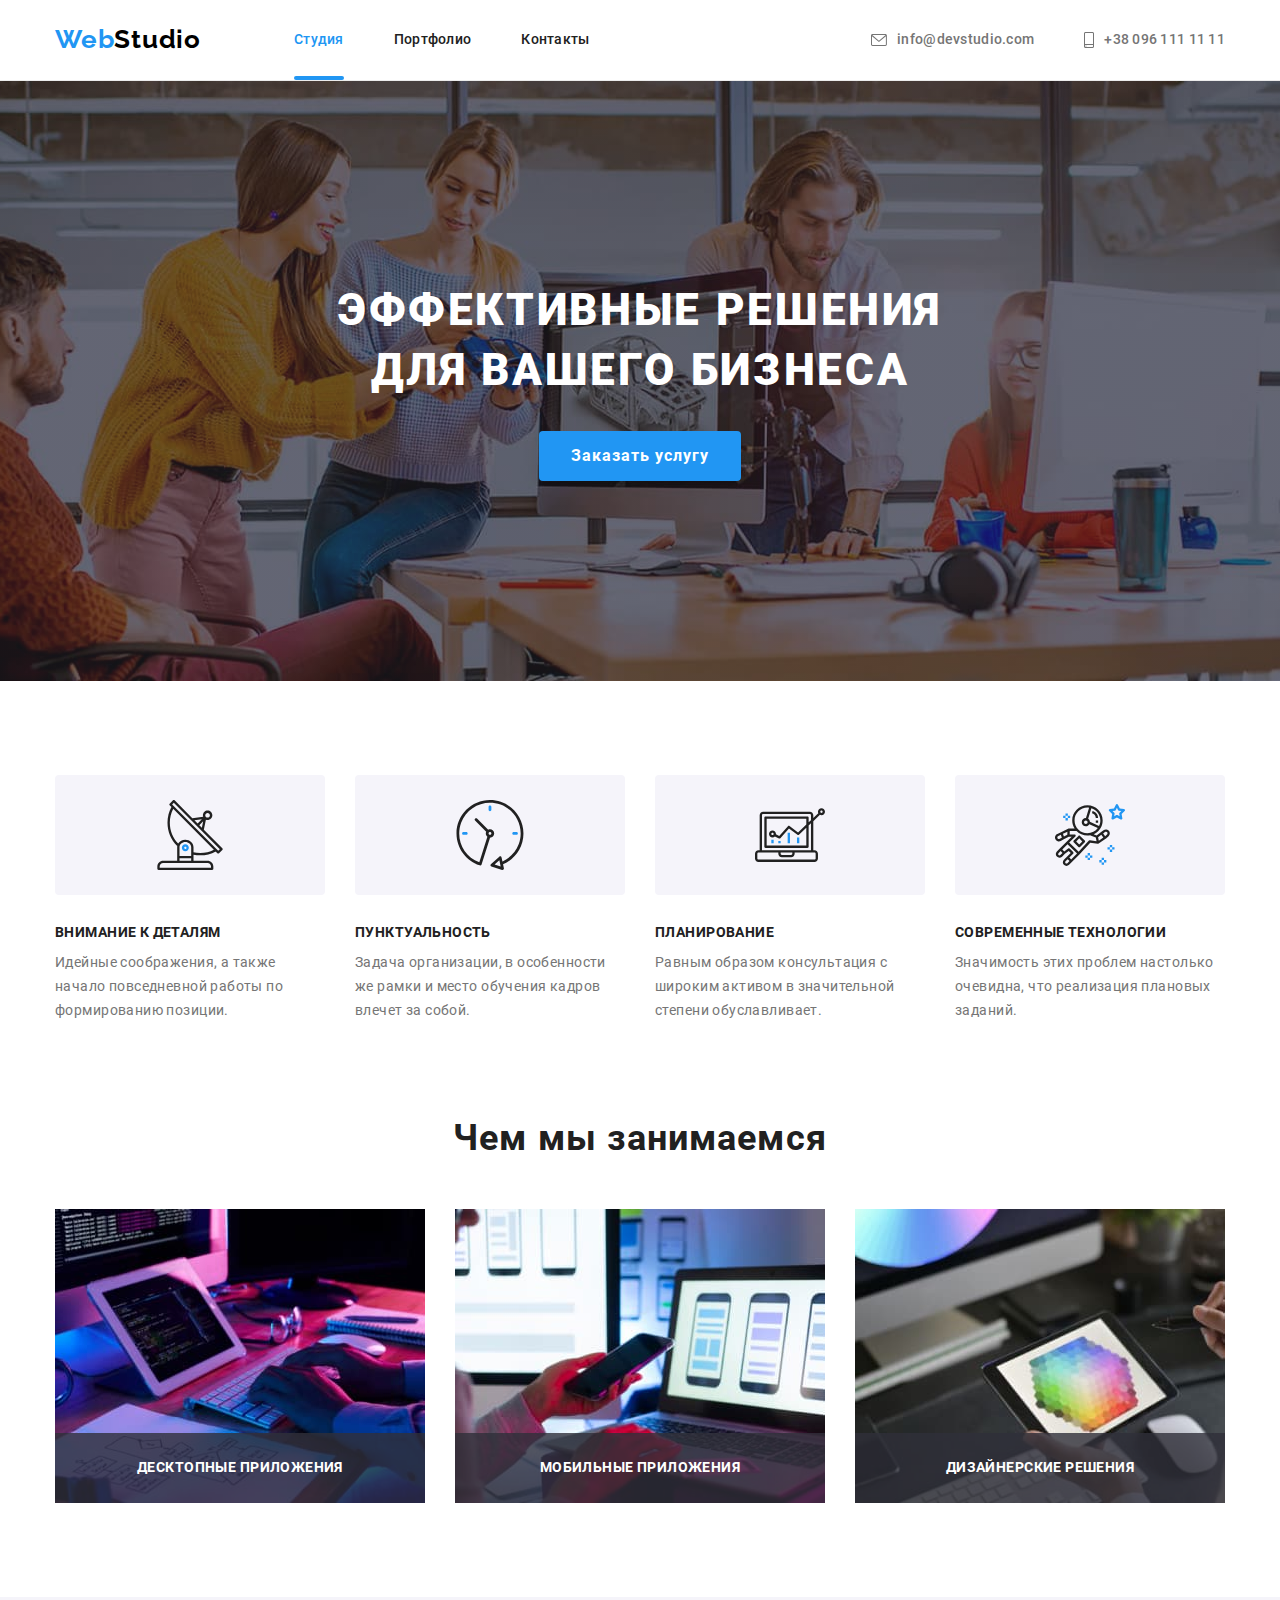
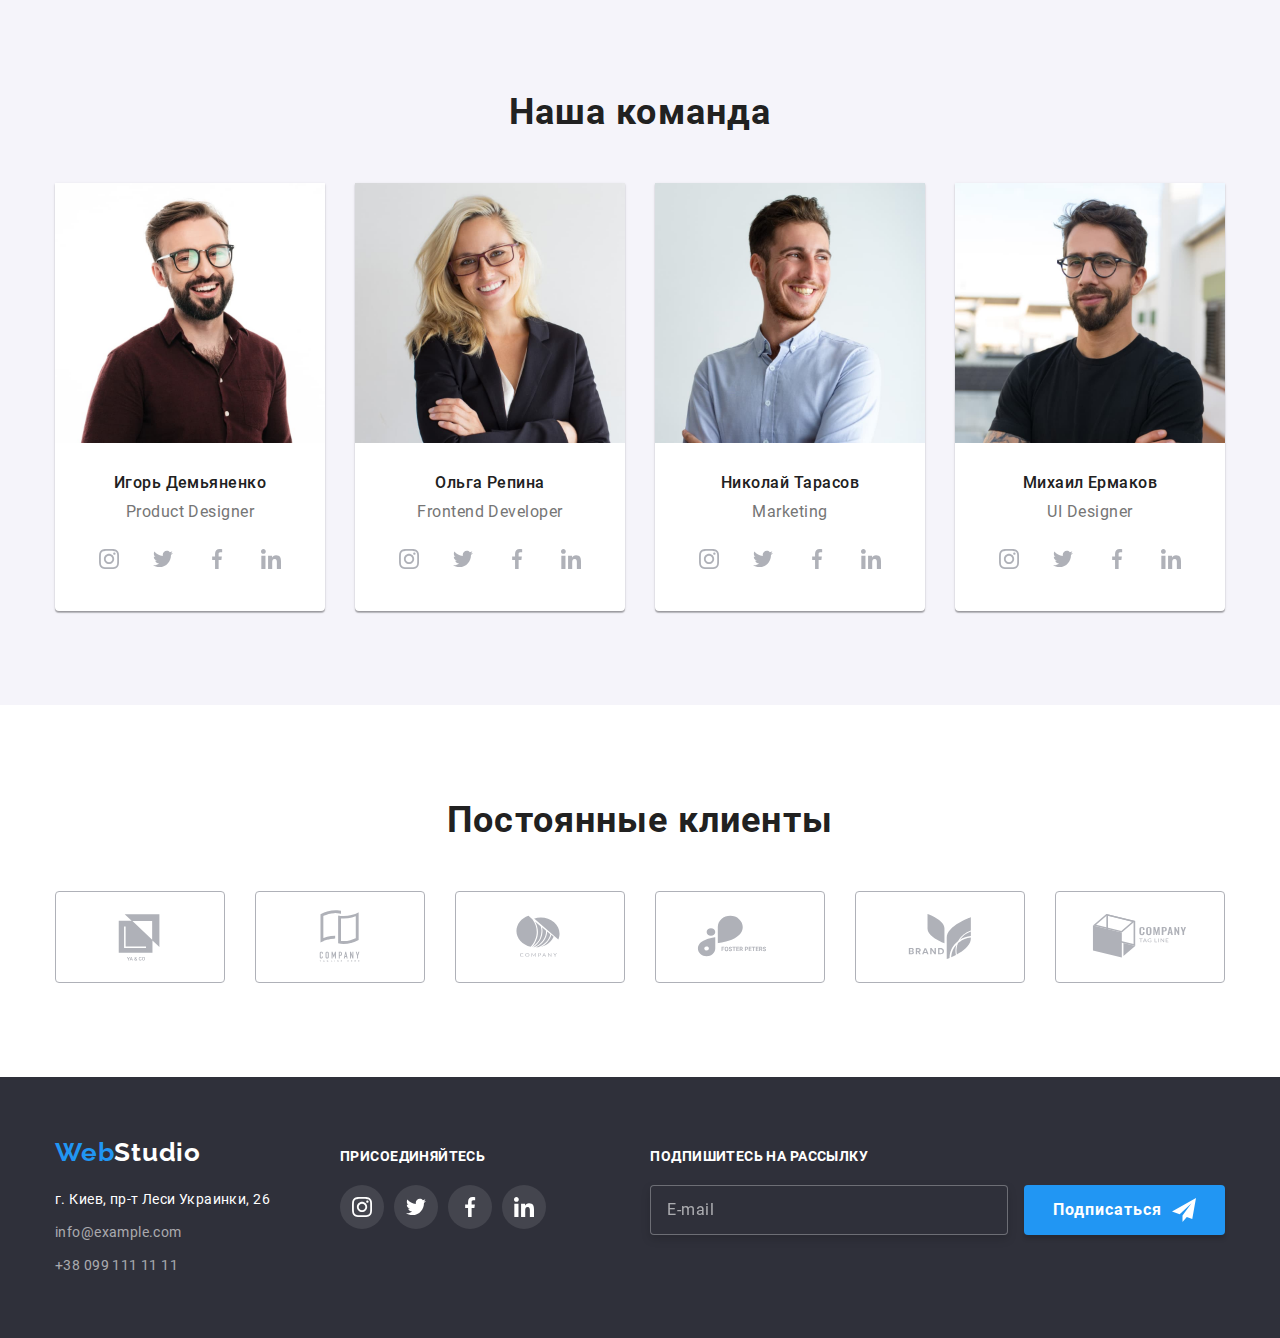
<file: index.html>
<!DOCTYPE html>
<html lang="ru">
<head>
    <meta charset="UTF-8">
    <meta name="viewport" content="width=device-width, initial-scale=1.0">
    <title>WebStudio</title>
    <link rel="stylesheet" href="https://cdnjs.cloudflare.com/ajax/libs/modern-normalize/1.1.0/modern-normalize.min.css">
    <link rel="stylesheet" href="./css/main.min.css" />
</head>
<body>
    <header class="header">
        <div class="container header__container">
            <nav class="site-navigation">
                <a class="logo header__logo" href="/" lang="en">Web<span class="logo_dark">Studio</span></a>
                <ul class="menu list">
                    <li class="menu__item"><a class="menu__link menu__link_active" href="./index.html">Студия</a></li>
                    <li class="menu__item"><a class="menu__link" href="./portfolio.html">Портфолио</a></li>
                    <li class="menu__item"><a class="menu__link" href="">Контакты</a></li>
                </ul>
            </nav>
            <ul class="contacts">
                <li class="contacts__item"><a class="contacts__link" href="mailto:info@devstudio.com">
                    <svg class="contacts__icon" width="16" height="12">
                        <use href="./images/sprite.svg#letter"></use>
                    </svg>
                    info@devstudio.com</a></li>
                <li class="contacts__item"><a class="contacts__link" href="tel:+380961111111">
                    <svg class="contacts__icon" width="10" height="16">
                        <use href="./images/sprite.svg#smartphone"></use>
                    </svg>
                    +38 096 111 11 11</a></li>
            </ul>
        </div>
    </header>
    <main>
        <section class="hero">
            <div class="container"><h1 class="hero__title">Эффективные решения для вашего бизнеса</h1>
            <button class="hero__button button" type="button" data-modal-open>Заказать услугу</button>
        </div>
        </section>
        <section class="section">
            <div class="container">
                <h2 class="section__title_visually-hidden">Наши преимущества</h2>
                <ul class="advantages">
                    <li class="advantages__item">
                        <div class="advantages__icon-box">
                            <svg class="advantages__icon" width="70" height="70">
                                <use href="./images/sprite.svg#antenna"></use>
                            </svg>
                        </div>
                        <h3 class="advantage__title section__uppercase-title">Внимание к деталям</h3>
                        <p class="advantage__description">Идейные соображения, а также начало повседневной работы по формированию
                            позиции.</p>
                    </li>
                    <li class="advantages__item">
                        <div class="advantages__icon-box">
                            <svg class="advantages__icon" width="70" height="70">
                                <use href="./images/sprite.svg#clock"></use>
                            </svg>
                        </div>
                        <h3 class="advantage__title section__uppercase-title">Пунктуальность</h3>
                        <p class="advantage__description">Задача организации, в особенности же рамки и место обучения кадров влечет за
                            собой.</p>
                    </li>
                    <li class="advantages__item">
                        <div class="advantages__icon-box">
                            <svg class="advantages__icon" width="70" height="70">
                                <use href="./images/sprite.svg#diagram"></use>
                            </svg>
                        </div>
                        <h3 class="advantage__title section__uppercase-title">Планирование</h3>
                        <p class="advantage__description">Равным образом консультация с широким активом в значительной степени
                            обуславливает.</p>
                    </li>
                    <li class="advantages__item">
                        <div class="advantages__icon-box">
                            <svg class="advantages__icon" width="70" height="70">
                                <use href="./images/sprite.svg#astronaut"></use>
                            </svg>
                        </div>
                        <h3 class="advantage__title section__uppercase-title">Современные технологии</h3>
                        <p class="advantage__description">Значимость этих проблем настолько очевидна, что реализация плановых заданий.
                        </p>
                    </li>
                </ul>
            </div>
        </section>
        <section class="section section_no-padding-top">
            <div class="container">
                <h2 class="section__title">Чем мы занимаемся</h2>
                <ul class="work">
                    <li class="work__item"><img src="./images/main_page/work_1.jpg" alt="програмист работает за компьютером" width="370" height="294">
                        <h2 class="work__title section__uppercase-title">Десктопные приложения</h2>
                    </li>
                    <li class="work__item"><img src="./images/main_page/work_2.jpg" alt="дизайнер создаёт мобильное приложение" width="370" height="294">
                        <h2 class="work__title section__uppercase-title">Мобильные приложения</h2>
                    </li>
                    <li class="work__item"><img src="./images/main_page/work_3.jpg" alt="веб-дизайнер выбирает цвет на планшете" width="370" height="294">
                        <h2 class="work__title section__uppercase-title">Дизайнерские решения</h2>
                    </li>
                </ul>
            </div>
        </section>
        <section class="section section_other-background-color">
            <div class="container">
                <h2 class="section__title">Наша команда</h2>
                <ul class="team">
                    <li class="team__member">
                        <img src="./images/main_page/igor_demjanenko.jpg" alt="Игорь Демьяненко" width="270" height="260">
                        <div class="team__box">
                            <h3 class="team__title">Игорь Демьяненко</h3>
                            <p class="team__text" lang="en">Product Designer</p>
                            <ul class="accounts">
                                <li class="accounts__item social-item"><a class="accounts__link social-icon" href="">
                                    <svg class="accounts__icon" width="20" height="20">
                                        <use href="./images/sprite.svg#instagram"></use>
                                    </svg>
                                </a></li>
                                <li class="accounts__item social-item"><a class="accounts__link social-icon" href="">
                                        <svg class="accounts__icon" width="20" height="20">
                                            <use href="./images/sprite.svg#twitter"></use>
                                        </svg>
                                    </a></li>
                                <li class="accounts__item social-item"><a class="accounts__link social-icon" href="">
                                        <svg class="accounts__icon" width="20" height="20">
                                            <use href="./images/sprite.svg#facebook"></use>
                                        </svg>
                                    </a></li>
                                <li class="accounts__item social-item"><a class="accounts__link social-icon" href="">
                                        <svg class="accounts__icon" width="20" height="20">
                                            <use href="./images/sprite.svg#linkedin"></use>
                                        </svg>
                                    </a></li>
                            </ul>
                        </div>
                    </li>
                    <li class="team__member">
                        <img src="./images/main_page/olga_repina.jpg" alt="Ольга Репина" width="270" height="260">
                        <div class="team__box">
                            <h3 class="team__title">Ольга Репина</h3>
                            <p class="team__text" lang="en">Frontend Developer</p>
                            <ul class="accounts">
                                <li class="accounts__item social-item"><a class="accounts__link social-icon" href="">
                                        <svg class="accounts__icon" width="20" height="20">
                                            <use href="./images/sprite.svg#instagram"></use>
                                        </svg>
                                    </a></li>
                                <li class="accounts__item social-item"><a class="accounts__link social-icon" href="">
                                        <svg class="accounts__icon" width="20" height="20">
                                            <use href="./images/sprite.svg#twitter"></use>
                                        </svg>
                                    </a></li>
                                <li class="accounts__item social-item"><a class="accounts__link social-icon" href="">
                                        <svg class="accounts__icon" width="20" height="20">
                                            <use href="./images/sprite.svg#facebook"></use>
                                        </svg>
                                    </a></li>
                                <li class="accounts__item social-item"><a class="accounts__link social-icon" href="">
                                        <svg class="accounts__icon" width="20" height="20">
                                            <use href="./images/sprite.svg#linkedin"></use>
                                        </svg>
                                    </a></li>
                            </ul>
                        </div>
                    </li>
                    <li class="team__member">
                        <img src="./images/main_page/nikolai_tarasov.jpg" alt="Николай Тарасов" width="270" height="260">
                        <div class="team__box">
                            <h3 class="team__title">Николай Тарасов</h3>
                            <p class="team__text" lang="en">Marketing</p>
                            <ul class="accounts">
                                <li class="accounts__item social-item"><a class="accounts__link social-icon" href="">
                                        <svg class="accounts__icon" width="20" height="20">
                                            <use href="./images/sprite.svg#instagram"></use>
                                        </svg>
                                    </a></li>
                                <li class="accounts__item social-item"><a class="accounts__link social-icon" href="">
                                        <svg class="accounts__icon" width="20" height="20">
                                            <use href="./images/sprite.svg#twitter"></use>
                                        </svg>
                                    </a></li>
                                <li class="accounts__item social-item"><a class="accounts__link social-icon" href="">
                                        <svg class="accounts__icon" width="20" height="20">
                                            <use href="./images/sprite.svg#facebook"></use>
                                        </svg>
                                    </a></li>
                                <li class="accounts__item social-item"><a class="accounts__link social-icon" href="">
                                        <svg class="accounts__icon" width="20" height="20">
                                            <use href="./images/sprite.svg#linkedin"></use>
                                        </svg>
                                    </a></li>
                            </ul>
                        </div>
                    </li>
                    <li class="team__member">
                        <img src="./images/main_page/mihail_jermakov.jpg" alt="Михаил Ермаков" width="270" height="260">
                        <div class="team__box">
                            <h3 class="team__title">Михаил Ермаков</h3>
                            <p class="team__text" lang="en">UI Designer</p>
                            <ul class="accounts">
                                <li class="accounts__item social-item"><a class="accounts__link social-icon" href="">
                                        <svg class="accounts__icon" width="20" height="20">
                                            <use href="./images/sprite.svg#instagram"></use>
                                        </svg>
                                    </a></li>
                                <li class="accounts__item social-item"><a class="accounts__link social-icon" href="">
                                        <svg class="accounts__icon" width="20" height="20">
                                            <use href="./images/sprite.svg#twitter"></use>
                                        </svg>
                                    </a></li>
                                <li class="accounts__item social-item"><a class="accounts__link social-icon" href="">
                                        <svg class="accounts__icon" width="20" height="20">
                                            <use href="./images/sprite.svg#facebook"></use>
                                        </svg>
                                    </a></li>
                                <li class="accounts__item social-item"><a class="accounts__link social-icon" href="">
                                        <svg class="accounts__icon" width="20" height="20">
                                            <use href="./images/sprite.svg#linkedin"></use>
                                        </svg>
                                    </a></li>
                            </ul>
                        </div>
                    </li>
                </ul>
            </div>
        </section>
        <section class="section">
            <div class="container">
                <h2 class="section__title">Постоянные клиенты</h2>
                <ul class="clients">
                    <li class="clients__item">
                        <a href="" class="clients__link">
                            <svg class="clients__icon" width="106" height="60">
                                <use href="./images/sprite.svg#client_1"></use>
                            </svg>
                        </a>
                    </li>
                    <li class="clients__item">
                        <a href="" class="clients__link">
                            <svg class="clients__icon" width="106" height="60">
                                <use href="./images/sprite.svg#client_2"></use>
                            </svg>
                        </a>
                    </li>
                    <li class="clients__item">
                        <a href="" class="clients__link">
                            <svg class="clients__icon" width="106" height="60">
                                <use href="./images/sprite.svg#client_3"></use>
                            </svg>
                        </a>
                    </li>
                    <li class="clients__item">
                        <a href="" class="clients__link">
                            <svg class="clients__icon" width="106" height="60">
                                <use href="./images/sprite.svg#client_4"></use>
                            </svg>
                        </a>
                    </li>
                    <li class="clients__item">
                        <a href="" class="clients__link">
                            <svg class="clients__icon" width="106" height="60">
                                <use href="./images/sprite.svg#client_5"></use>
                            </svg>
                        </a>
                    </li>
                    <li class="clients__item">
                        <a href="" class="clients__link">
                            <svg class="clients__icon" width="106" height="60">
                                <use href="./images/sprite.svg#client_6"></use>
                            </svg>
                        </a>
                    </li>
                </ul>
            </div>
        </section>
    </main>
    <footer class="footer">
        <div class="container footer__container">
            <div class="footer__container_left-side">
                <div class="footer__contacts">
                    <a class="footer__logo logo" href="/" lang="en">Web<span class="logo_light">Studio</span></a>
                    <address class="contact-info">
                        <ul class="contact-info__list">
                            <li class="contact-info__item"><a class="contact-info__address"
                                    href="https://goo.gl/maps/wHL1C9xRJ9u7i1A47" target="_blank" rel="noopener noreferrer">г. Киев, пр-т
                                    Леси Украинки, 26</a></li>
                            <li class="contact-info__item"><a class="contact-info__mail"
                                    href="mailto:info@example.com">info@example.com</a>
                            </li>
                            <li class="contact-info__item"><a class="contact-info__phone" href="tel:+380991111111">+38 099 111 11
                                    11</a></li>
                        </ul>
                    </address>
                </div>
                <div class="social-networks">
                    <b class="footer-social-networks__title section__uppercase-title">присоединяйтесь</b>
                    <ul class="footer-social-networks">
                        <li class="footer-social-networks__item social-item">
                            <a class="footer-social-networks__link social-icon" href="">
                                <svg class="footer-social-networks__icon" width="20" height="20">
                                    <use href="./images/sprite.svg#instagram"></use>
                                </svg>
                            </a>
                        </li>
                        <li class="footer-social-networks__item social-item">
                            <a class="footer-social-networks__link social-icon" href="">
                                <svg class="footer-social-networks__icon" width="20" height="20">
                                    <use href="./images/sprite.svg#twitter"></use>
                                </svg>
                            </a>
                        </li>
                        <li class="footer-social-networks__item social-item">
                            <a class="footer-social-networks__link social-icon" href="">
                                <svg class="footer-social-networks__icon" width="20" height="20">
                                    <use href="./images/sprite.svg#facebook"></use>
                                </svg>
                            </a>
                        </li>
                        <li class="footer-social-networks__item social-item">
                            <a class="footer-social-networks__link social-icon" href="">
                                <svg class="footer-social-networks__icon" width="20" height="20">
                                    <use href="./images/sprite.svg#linkedin"></use>
                                </svg>
                            </a>
                        </li>
                    </ul>
                </div>
            </div>
            <div class="footer-subscription">
                <b class="footer-subscription__title section__uppercase-title">Подпишитесь на рассылку</b>
                <form class="subscription-form">
                    <input class="subscription-form__input" type="email" name="email" placeholder="E-mail" required>
                    <button class="subscription-form__button button" type="submit">Подписаться
                        <svg class="subscription-form__button-icon" width="24" height="24">
                            <use href="./images/sprite.svg#send"></use>
                        </svg>
                    </button>
                </form>
            </div>
        </div>
    </footer>
    <div class="backdrop backdrop_is-hidden" data-modal>
        <div class="modal">
            <button class="modal-close-button" type="button" data-modal-close>
                <svg class="modal-close-button__icon" width="18" height="18">
                    <use href="./images/sprite.svg#close-icon"></use>
                </svg>
            </button>
            <form class="modal-form">
                <p class="modal-form__title">Оставьте свои данные, мы вам перезвоним</p>
                <label class="modal-form__field">
                    <span class="modal-form__field-name">Имя</span>
                    <span class="modal-form__wrapper">
                        <input class="modal-form__input" type="text" name="name" required>
                        <svg class="modal-form__input-icon" width="18" height="18">
                            <use href="./images/sprite.svg#form-person"></use>
                        </svg>
                    </span>
                </label>
                <label class="modal-form__field">
                    <span class="modal-form__field-name">Телефон</span>
                    <span class="modal-form__wrapper">
                        <input class="modal-form__input" type="tel" name="phone_number" required>
                        <svg class="modal-form__input-icon" width="18" height="18">
                            <use href="./images/sprite.svg#form-phone"></use>
                        </svg>
                    </span>
                </label>
                <label class="modal-form__field">
                    <span class="modal-form__field-name">Почта</span>
                    <span class="modal-form__wrapper">
                        <input class="modal-form__input" type="email" name="email" required>
                        <svg class="modal-form__input-icon" width="18" height="18">
                            <use href="./images/sprite.svg#form-email"></use>
                        </svg>
                    </span>
                </label>
                <label class="modal-form__comment">
                    <span class="modal-form__field-name">Комментарий</span>
                    <textarea class="modal-form__comment-field" name="comment" placeholder="Введите текст"></textarea>
                </label>
                <input class="modal-form__checkbox modal-form__checkbox_visually-hidden" type="checkbox" id="agreement" name="privacy_policy">
                <label for="agreement" class="modal-form__checkbox-text">Соглашаюсь с рассылкой и принимаю&#160;<a class="modal-form__contract-terms" href="">Условия договора</a></label>
                <button class="modal-form__button button" type="submit">Отправить</button>
            </form>
        </div>
    </div>
    <script src="./js/modal.js"></script>
    
</body>
</html>
</file>
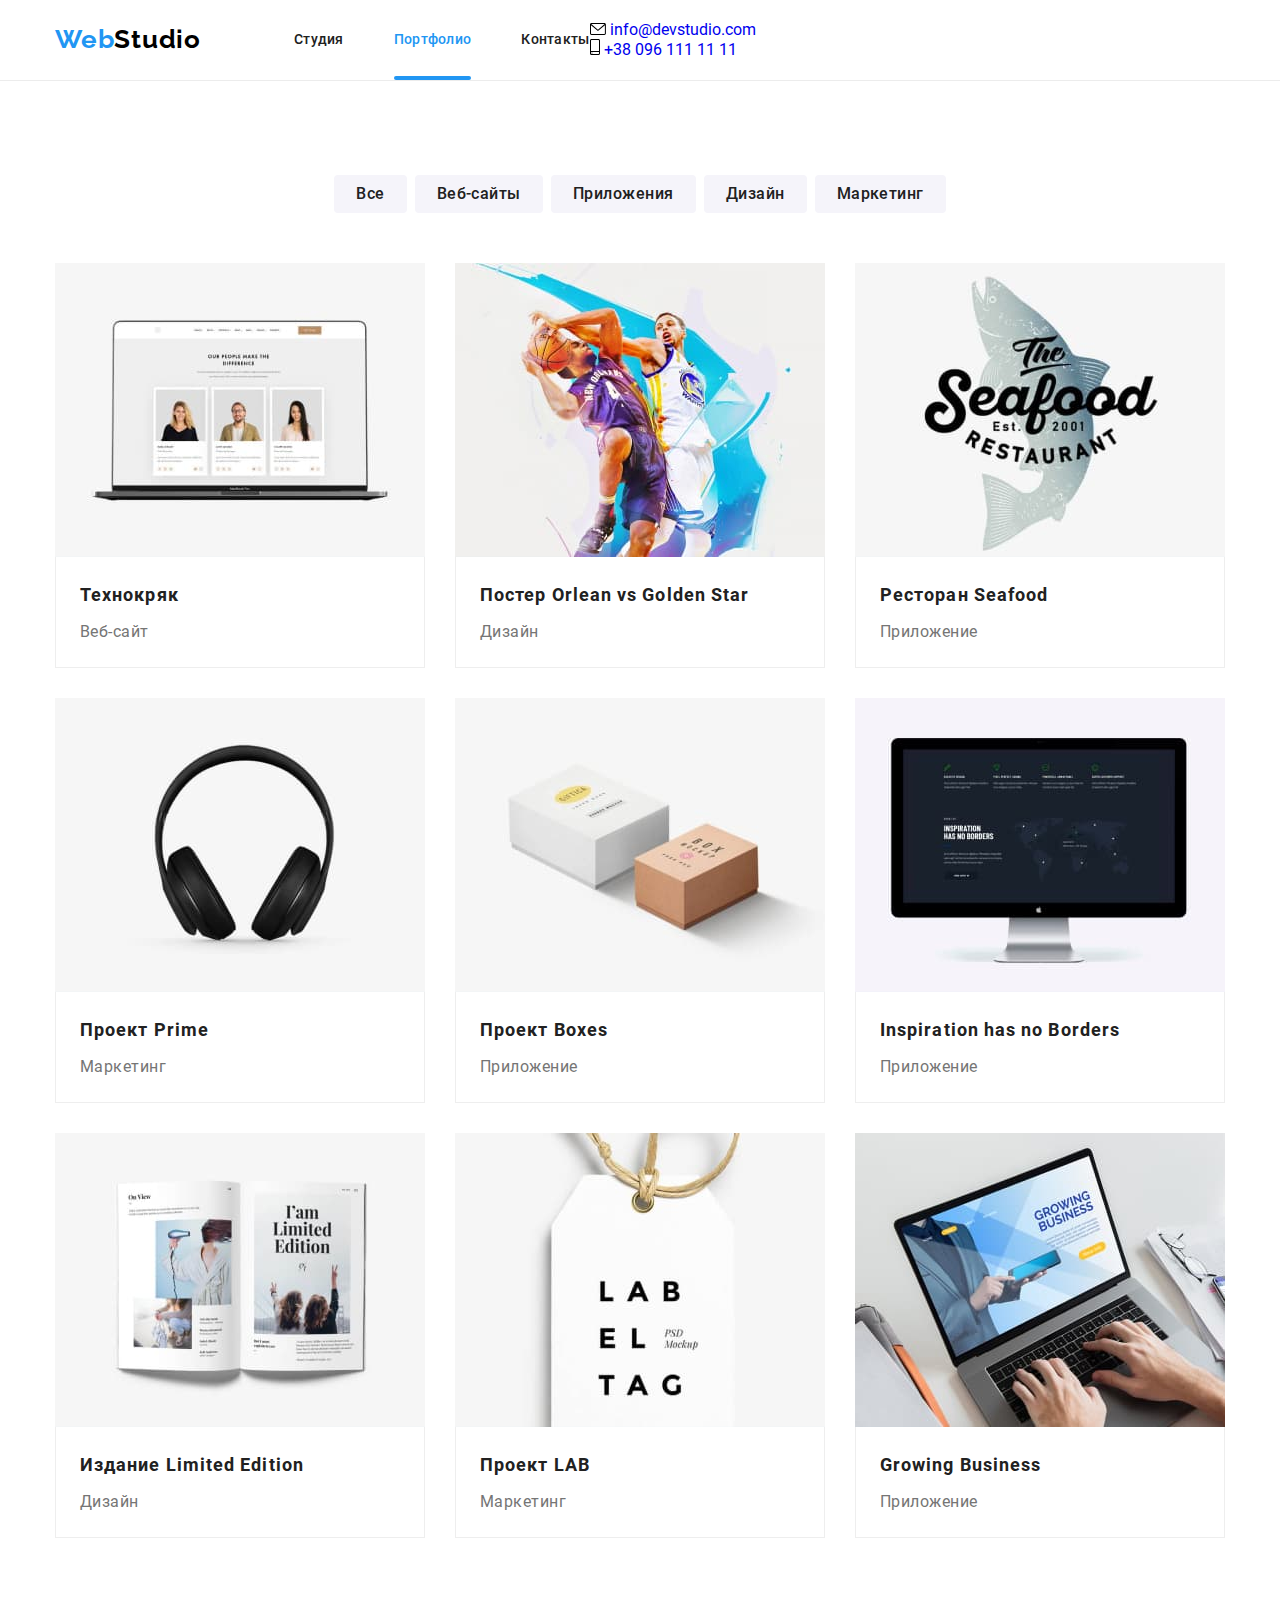
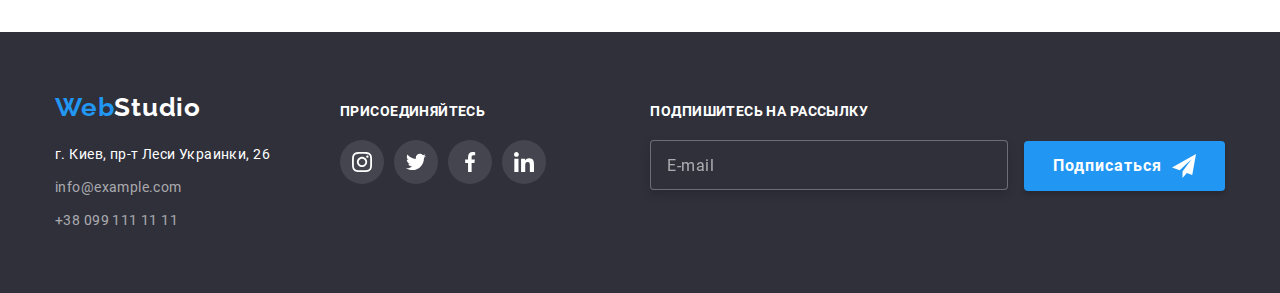
<file: portfolio.html>
<!DOCTYPE html>
<html lang="ru">
<head>
    <meta charset="UTF-8">
    <meta http-equiv="X-UA-Compatible" content="IE=edge">
    <meta name="viewport" content="width=device-width, initial-scale=1.0">
    <title>Портфолио</title>
    <link rel="stylesheet" href="https://cdnjs.cloudflare.com/ajax/libs/modern-normalize/1.1.0/modern-normalize.min.css">
    <link rel="stylesheet" href="./css/main.min.css" />
</head>
<body>
<header class="header">
    <div class="container header__container">
        <nav class="site-navigation">
            <a class="logo header__logo" href="/" lang="en">Web<span class="logo_dark">Studio</span></a>
            <ul class="menu list">
                <li class="menu__item"><a class="menu__link" href="./index.html">Студия</a></li>
                <li class="menu__item"><a class="menu__link menu__link_active" href="./portfolio.html">Портфолио</a></li>
                <li class="menu__item"><a class="menu__link" href="">Контакты</a></li>
            </ul>
        </nav>
        <ul class="header-contact-list">
            <li class="header-contact-list__item"><a class="header-contact-list__link"
                    href="mailto:info@devstudio.com">
                    <svg class="header-contact-list__icon" width="16" height="12">
                        <use href="./images/sprite.svg#letter"></use>
                    </svg>
                    info@devstudio.com</a></li>
            <li class="header-contact-list__item"><a class="header-contact-list__link" href="tel:+380961111111">
                    <svg class="header-contact-list__icon" width="10" height="16">
                        <use href="./images/sprite.svg#smartphone"></use>
                    </svg>
                    +38 096 111 11 11</a></li>
        </ul>
    </div>
</header>
    <main>
        <section class="section">
            <div class="container">
                <h1 class="section__title_visually-hidden">Наши работы</h1>
                <ul class="portfolio-filter">
                    <li class="portfolio-filter__item"><button class="portfolio-filter__button" type="button">Все</button></li>
                    <li class="portfolio-filter__item"><button class="portfolio-filter__button" type="button">Веб-сайты</button></li>
                    <li class="portfolio-filter__item"><button class="portfolio-filter__button" type="button">Приложения</button></li>
                    <li class="portfolio-filter__item"><button class="portfolio-filter__button" type="button">Дизайн</button></li>
                    <li class="portfolio-filter__item"><button class="portfolio-filter__button" type="button">Маркетинг</button></li>
                </ul>
                <ul class="projects">
                    <li class="project-card">
                        <a class="project-card__link" href="">
                            <div class="project-card__img-wrapper">
                                <img src="./images/portfolio/technokrjak.jpg" alt="главная страница сайта технокряк" width="370" height="294">
                                <p class="project-card__overlay">Ресурс предлагает комплексные предложения с разным уровнем функционала и сервисов.
                                    Все это позволит посетителю получить
                                    исчерпывающие сведения о компании или частном лице</p>
                            </div>
                            <div class="project-card__bottom">
                                <h2 class="project-card__title">Технокряк</h2>
                                <p class="project-card__filter-class">Веб-сайт</p>
                            </div>
                        </a>
                    </li>
                    <li class="project-card">
                        <a class="project-card__link" href="">
                            <div class="project-card__img-wrapper">
                                <img src="./images/portfolio/new_orlean_vs_golden_star.jpg" alt="постер к баскетбольному матчу" width="370"
                                    height="294">
                                <p class="project-card__overlay">Ресурс предлагает комплексные предложения с разным уровнем функционала и сервисов.
                                    Все это позволит посетителю получить
                                    исчерпывающие сведения о компании или частном лице</p>
                            </div>
                            <div class="project-card__bottom">
                                <h2 class="project-card__title">Постер <span lang="en">Orlean vs Golden Star</span></h2>
                                <p class="project-card__filter-class">Дизайн</p>
                            </div>
                        </a>
                    </li>
                    <li class="project-card">
                        <a class="project-card__link" href="">
                            <div class="project-card__img-wrapper">
                                <img src="./images/portfolio/seafood_restaurant.jpg" alt="заглавная картинка приложения ресторана морепродуктов"
                                    width="370" height="294">
                                <p class="project-card__overlay">Ресурс предлагает комплексные предложения с разным уровнем функционала и сервисов.
                                    Все это позволит посетителю получить
                                    исчерпывающие сведения о компании или частном лице</p>
                            </div>
                            <div class="project-card__bottom">
                                <h2 class="project-card__title">Ресторан <span lang="en">Seafood</span></h2>
                                <p class="project-card__filter-class">Приложение</p>
                            </div>
                        </a>
                    </li>
                    <li class="project-card">
                        <a class="project-card__link" href="">
                            <div class="project-card__img-wrapper">
                                <img src="./images/portfolio/prime_project.jpg" alt="изображение наушников" width="370" height="294">
                                <p class="project-card__overlay">Ресурс предлагает комплексные предложения с разным уровнем функционала и сервисов.
                                    Все это позволит посетителю получить
                                    исчерпывающие сведения о компании или частном лице</p>
                            </div>
                            <div class="project-card__bottom">
                                <h2 class="project-card__title">Проект <span lang="en">Prime</span></h2>
                                <p class="project-card__filter-class">Маркетинг</p>
                            </div>
                        </a>
                    </li>
                    <li class="project-card">
                        <a class="project-card__link" href="">
                            <div class="project-card__img-wrapper">
                                <img src="./images/portfolio/boxes_project.jpg" alt="две коробки на белой поверхности" width="370" height="294">
                                <p class="project-card__overlay">Ресурс предлагает комплексные предложения с разным уровнем функционала и сервисов.
                                    Все это позволит посетителю получить
                                    исчерпывающие сведения о компании или частном лице</p>
                            </div>
                            <div class="project-card__bottom">
                                <h2 class="project-card__title">Проект <span lang="en">Boxes</span></h2>
                                <p class="project-card__filter-class">Приложение</p>
                            </div>
                        </a>
                    </li>
                    <li class="project-card">
                        <a class="project-card__link" href="">
                            <div class="project-card__img-wrapper">
                                <img src="./images/portfolio/inspiration_has_no_borders.jpg" alt="главная страница сайта" width="370" height="294">
                                <p class="project-card__overlay">Ресурс предлагает комплексные предложения с разным уровнем функционала и сервисов.
                                    Все это позволит посетителю получить
                                    исчерпывающие сведения о компании или частном лице</p>
                            </div>
                            <div class="project-card__bottom">
                                <h2 class="project-card__title" lang="en">Inspiration has no Borders</h2>
                                <p class="project-card__filter-class">Приложение</p>
                            </div>
                        </a>
                    </li>
                    <li class="project-card">
                        <a class="project-card__link" href="">
                            <div class="project-card__img-wrapper">
                                <img src="./images/portfolio/limited_edition.jpg" alt="открытый журнал на белой поверхности" width="370" height="294">
                                <p class="project-card__overlay">Ресурс предлагает комплексные предложения с разным уровнем функционала и сервисов.
                                    Все это позволит посетителю получить
                                    исчерпывающие сведения о компании или частном лице</p>
                            </div>
                            <div class="project-card__bottom">
                                <h2 class="project-card__title">Издание <span lang="en">Limited Edition</span></h2>
                                <p class="project-card__filter-class">Дизайн</p>
                            </div>
                        </a>
                    </li>
                    <li class="project-card">
                        <a class="project-card__link" href="">
                           <div class="project-card__img-wrapper">
                            <img src="./images/portfolio/lab_project.jpg" alt="белая этикетка с чёрной надписью" width="370" height="294">
                            <p class="project-card__overlay">Ресурс предлагает комплексные предложения с разным уровнем функционала и сервисов.
                                Все это позволит посетителю получить
                                исчерпывающие сведения о компании или частном лице</p>
                           </div>
                            <div class="project-card__bottom">
                                <h2 class="project-card__title">Проект <span lang="en">LAB</span></h2>
                                <p class="project-card__filter-class">Маркетинг</p>
                            </div>
                        </a>
                    </li>
                    <li class="project-card">
                        <a class="project-card__link" href="">
                            <div class="project-card__img-wrapper">
                                <img src="./images/portfolio/growing_business.jpg" alt="человек работает на ноутбуке" width="370" height="294">
                                <p class="project-card__overlay">Ресурс предлагает комплексные предложения с разным уровнем функционала и сервисов.
                                    Все это позволит посетителю получить
                                    исчерпывающие сведения о компании или частном лице</p>
                            </div>
                            <div class="project-card__bottom">
                                <h2 class="project-card__title" lang="en">Growing Business</h2>
                                <p class="project-card__filter-class">Приложение</p>
                            </div>
                        </a>
                    </li>
                </ul>
            </div>
        </section>
    </main>
    <footer class="footer">
        <div class="container footer__container">
            <div class="footer__container_left-side">
                <div class="footer__contacts">
                    <a class="footer__logo logo" href="/" lang="en">Web<span class="logo_light">Studio</span></a>
                    <address class="contact-info">
                        <ul class="contact-info__list">
                            <li class="contact-info__item"><a class="contact-info__address link"
                                    href="https://goo.gl/maps/wHL1C9xRJ9u7i1A47" target="_blank"
                                    rel="noopener noreferrer">г. Киев, пр-т
                                    Леси Украинки, 26</a></li>
                            <li class="contact-info__item"><a class="contact-info__mail link"
                                    href="mailto:info@example.com">info@example.com</a>
                            </li>
                            <li class="contact-info__item"><a class="contact-info__phone link" href="tel:+380991111111">+38
                                    099 111 11
                                    11</a></li>
                        </ul>
                    </address>
                </div>
                <div class="social-networks">
                    <b class="footer-social-networks__title section__uppercase-title">присоединяйтесь</b>
                    <ul class="footer-social-networks">
                        <li class="footer-social-networks__item social-item">
                            <a class="footer-social-networks__link social-icon" href="">
                                <svg class="footer-social-networks__icon" width="20" height="20">
                                    <use href="./images/sprite.svg#instagram"></use>
                                </svg>
                            </a>
                        </li>
                        <li class="footer-social-networks__item social-item">
                            <a class="footer-social-networks__link social-icon" href="">
                                <svg class="footer-social-networks__icon" width="20" height="20">
                                    <use href="./images/sprite.svg#twitter"></use>
                                </svg>
                            </a>
                        </li>
                        <li class="footer-social-networks__item social-item">
                            <a class="footer-social-networks__link social-icon" href="">
                                <svg class="footer-social-networks__icon" width="20" height="20">
                                    <use href="./images/sprite.svg#facebook"></use>
                                </svg>
                            </a>
                        </li>
                        <li class="footer-social-networks__item social-item">
                            <a class="footer-social-networks__link social-icon" href="">
                                <svg class="footer-social-networks__icon" width="20" height="20">
                                    <use href="./images/sprite.svg#linkedin"></use>
                                </svg>
                            </a>
                        </li>
                    </ul>
                </div>
            </div>
            <div class="footer-subscription">
                <b class="footer-subscription__title section__uppercase-title">Подпишитесь на рассылку</b>
                <form class="subscription-form">
                    <input class="subscription-form__input" type="email" name="email" placeholder="E-mail" required>
                    <button class="subscription-form__button button" type="submit">Подписаться
                        <svg class="subscription-form__button-icon" width="24" height="24">
                            <use href="./images/sprite.svg#send"></use>
                        </svg>
                    </button>
                </form>
            </div>
        </div>
    </footer>
    
</body>
</html>
</file>
<file: css/main.min.css>
:root{--accent-color: #2196F3;--grey-background-color: #2F303A;--secondary-accent-color: #188CE8;--title-color: #212121;--light-background-color: #ffffff;--light-grey-background-color: #F5F4FA;--text-color: #757575;--transparent-white-color: rgba(255, 255, 255, 0.6);--dark-logo-black-color: #000000;--header-border-color: #ECECEC;--portfolio-card-border-color: #EEEEEE;--hero_background_color: #C4C4C4;--icon-background-color: #AFB1B8}@font-face{font-family:"Roboto";font-style:normal;font-weight:400;src:url("../fonts/roboto-v30-latin_cyrillic-regular.eot");src:local(""),url("../fonts/roboto-v30-latin_cyrillic-regular.eot?#iefix") format("embedded-opentype"),url("../fonts/roboto-v30-latin_cyrillic-regular.woff2") format("woff2"),url("../fonts/roboto-v30-latin_cyrillic-regular.woff") format("woff"),url("../fonts/roboto-v30-latin_cyrillic-regular.ttf") format("truetype"),url("../fonts/roboto-v30-latin_cyrillic-regular.svg#Roboto") format("svg")}@font-face{font-family:"Roboto";font-style:normal;font-weight:700;src:url("../fonts/roboto-v30-latin_cyrillic-700.eot");src:local(""),url("../fonts/roboto-v30-latin_cyrillic-700.eot?#iefix") format("embedded-opentype"),url("../fonts/roboto-v30-latin_cyrillic-700.woff2") format("woff2"),url("../fonts/roboto-v30-latin_cyrillic-700.woff") format("woff"),url("../fonts/roboto-v30-latin_cyrillic-700.ttf") format("truetype"),url("../fonts/roboto-v30-latin_cyrillic-700.svg#Roboto") format("svg")}@font-face{font-family:"Roboto";font-style:normal;font-weight:500;src:url("../fonts/roboto-v30-latin_cyrillic-500.eot");src:local(""),url("../fonts/roboto-v30-latin_cyrillic-500.eot?#iefix") format("embedded-opentype"),url("../fonts/roboto-v30-latin_cyrillic-500.woff2") format("woff2"),url("../fonts/roboto-v30-latin_cyrillic-500.woff") format("woff"),url("../fonts/roboto-v30-latin_cyrillic-500.ttf") format("truetype"),url("../fonts/roboto-v30-latin_cyrillic-500.svg#Roboto") format("svg")}@font-face{font-family:"Roboto";font-style:normal;font-weight:900;src:url("../fonts/roboto-v30-latin_cyrillic-900.eot");src:local(""),url("../fonts/roboto-v30-latin_cyrillic-900.eot?#iefix") format("embedded-opentype"),url("../fonts/roboto-v30-latin_cyrillic-900.woff2") format("woff2"),url("../fonts/roboto-v30-latin_cyrillic-900.woff") format("woff"),url("../fonts/roboto-v30-latin_cyrillic-900.ttf") format("truetype"),url("../fonts/roboto-v30-latin_cyrillic-900.svg#Roboto") format("svg")}@font-face{font-family:"Raleway";font-style:normal;font-weight:700;src:url("../fonts/raleway-v27-latin_cyrillic-700.eot");src:local(""),url("../fonts/raleway-v27-latin_cyrillic-700.eot?#iefix") format("embedded-opentype"),url("../fonts/raleway-v27-latin_cyrillic-700.woff2") format("woff2"),url("../fonts/raleway-v27-latin_cyrillic-700.woff") format("woff"),url("../fonts/raleway-v27-latin_cyrillic-700.ttf") format("truetype"),url("../fonts/raleway-v27-latin_cyrillic-700.svg#Raleway") format("svg")}.menu,.contacts{display:flex;font-weight:500;font-size:14px;line-height:1.14;letter-spacing:.02em}.contacts__link,.contacts__item,.header__container,.site-navigation{display:flex;align-items:center}.clients__link,.accounts,.work__title,.advantages__icon-box,.social-icon,.modal-close-button,.modal-form__checkbox-text{display:flex;justify-content:center;align-items:center}.modal-form__checkbox_visually-hidden,.section__title_visually-hidden{position:absolute;width:1px;height:1px;margin:-1px;border:0;padding:0;white-space:nowrap;clip-path:inset(100%);clip:rect(0 0 0 0);overflow:hidden}h1,h2,h3,p{margin-top:0;margin-bottom:0}ul{margin-bottom:0;margin-top:0;padding-left:0;list-style:none}img{display:block;max-width:100%;height:auto}button{cursor:pointer;border:none;font-family:inherit}a{text-decoration:none}body{font-family:"Roboto",sans-serif;color:var(--text-color)}.container{width:1200px;padding-left:15px;padding-right:15px;margin-left:auto;margin-right:auto}.section{padding:94px 0px}.section_no-padding-top{padding-top:0}.section_other-background-color{background-color:var(--light-grey-background-color)}.section__title{margin-bottom:50px;font-size:36px;line-height:1.17;letter-spacing:.03em;font-weight:700;text-align:center;color:var(--title-color)}.backdrop{position:fixed;top:0;left:0;width:100%;height:100%;background-color:rgba(0,0,0,.2);transition:opacity 250ms cubic-bezier(0.4, 0, 0.2, 1),visibility 250ms cubic-bezier(0.4, 0, 0.2, 1)}.backdrop.backdrop_is-hidden{opacity:0;visibility:hidden;pointer-events:none}.backdrop.backdrop_is-hidden .modal{transform:translate(-50%, -50%) scale(0.25)}.button{font-size:16px;line-height:1.88;letter-spacing:.06em;font-weight:700;text-align:center;color:var(--light-background-color);background-color:var(--accent-color);box-shadow:0px 4px 4px rgba(0,0,0,.15);border-radius:4px;transition:background-color 250ms cubic-bezier(0.4, 0, 0.2, 1)}.button:hover,.button:focus{background-color:var(--secondary-accent-color)}.portfolio-filter{display:flex;justify-content:center;margin-bottom:50px}.portfolio-filter__item:not(:last-child){margin-right:8px}.portfolio-filter__button{border-radius:4px;padding:6px 22px;font-size:16px;line-height:1.63;letter-spacing:.03em;font-weight:500;text-align:center;color:var(--title-color);background-color:var(--light-grey-background-color);transition:color 250ms cubic-bezier(0.4, 0, 0.2, 1),background-color 250ms cubic-bezier(0.4, 0, 0.2, 1),box-shadow 250ms cubic-bezier(0.4, 0, 0.2, 1)}.portfolio-filter__button:hover,.portfolio-filter__button:focus{color:var(--light-background-color);background-color:var(--accent-color);box-shadow:0px 3px 1px rgba(0,0,0,.1),0px 1px 2px rgba(0,0,0,.08),0px 2px 2px rgba(0,0,0,.12)}.logo{font-size:26px;line-height:1.19;letter-spacing:.03em;font-family:"Raleway",sans-serif;font-weight:700;color:var(--accent-color)}.modal-form{display:flex;flex-direction:column}.modal-form__title{margin-bottom:12px;font-size:20px;line-height:1.15;letter-spacing:.03em;font-weight:700;text-align:center;color:var(--title-color)}.modal-form__field{margin-bottom:10px}.modal-form__field-name{display:block;margin-bottom:4px;font-size:12px;line-height:1.17;letter-spacing:.01em}.modal-form__input{padding-left:42px;padding-top:12px;padding-bottom:12px;width:100%;height:40px;border:1px solid rgba(33,33,33,.2);border-radius:4px;outline:none;transition:border-color 250ms cubic-bezier(0.4, 0, 0.2, 1)}.modal-form__input:focus{border-color:var(--accent-color)}.modal-form__wrapper{position:relative;display:block}.modal-form__input-icon{position:absolute;top:50%;left:12px;transform:translateY(-50%);fill:var(--title-color);transition:fill 250ms cubic-bezier(0.4, 0, 0.2, 1)}.modal-form__input:focus+.modal-form__input-icon{fill:var(--accent-color)}.modal-form__comment{margin-bottom:20px}.modal-form__comment-field{display:block;padding:12px 16px;width:100%;height:120px;resize:none;border:1px solid rgba(33,33,33,.2);border-radius:4px;outline:none;transition:border-color 250ms cubic-bezier(0.4, 0, 0.2, 1)}.modal-form__comment-field::placeholder{font-size:12px;line-height:1.67;letter-spacing:.01em;color:rgba(117,117,117,.5)}.modal-form__comment-field:focus{border-color:var(--accent-color)}.modal-form__checkbox{position:absolute}.modal-form__checkbox-text{margin-bottom:30px;font-size:14px;line-height:1.71;letter-spacing:.03em}.modal-form__checkbox-text::before{content:"";display:block;margin-right:8.38px;width:16px;height:15px;border:2px solid var(--title-color);border-radius:2px;cursor:pointer;transition:border-color 250ms cubic-bezier(0.4, 0, 0.2, 1),background-color 250ms cubic-bezier(0.4, 0, 0.2, 1)}.modal-form__checkbox:focus+.modal-form__checkbox-text::before{border-color:var(--accent-color)}.modal-form__checkbox:checked+.modal-form__checkbox-text::before{background-color:var(--accent-color);border-color:rgba(0,0,0,0);background-image:url("../images/check.svg");background-size:cover;background-origin:border-box;background-repeat:no-repeat}.modal-form__contract-terms{color:var(--accent-color)}.modal-form__button{min-width:200px;padding:10px 55px;align-self:center}.modal{position:absolute;top:50%;left:50%;transform:translate(-50%, -50%);width:528px;height:581px;padding:40px;background-color:var(--light-background-color);box-shadow:0px 1px 3px rgba(0,0,0,.12),0px 1px 1px rgba(0,0,0,.14),0px 2px 1px rgba(0,0,0,.2);border-radius:4px;transition:transform 250ms cubic-bezier(0.4, 0, 0.2, 1)}.modal-close-button{position:absolute;top:8px;right:8px;padding:0;width:30px;height:30px;background-color:var(--light-background-color);border:1px solid rgba(0,0,0,.1);border-radius:50%}.modal-close-button__icon{fill:#000;transition:fill 250ms cubic-bezier(0.4, 0, 0.2, 1)}.modal-close-button:hover .modal-close-button__icon,.modal-close-button:focus .modal-close-button__icon{fill:var(--accent-color)}.social-item{width:44px;height:44px}.social-item:not(:last-child){margin-right:10px}.social-icon{width:100%;height:100%;border-radius:50%;fill:currentColor}.subscription-form__input{padding-left:16px;width:358px;height:50px;outline:none;border:1px solid rgba(255,255,255,.3);border-radius:4px;font-size:16px;line-height:1.25;letter-spacing:.03em;filter:drop-shadow(0px 4px 4px rgba(0, 0, 0, 0.15));background-color:var(--grey-background-color);color:rgba(255,255,255,.6)}.subscription-form__input::placeholder{color:rgba(255,255,255,.6)}.subscription-form__button{display:inline-flex;align-items:center;min-width:166px;padding:10px 29px;margin-left:12px}.subscription-form__button-icon{margin-left:10px;fill:currentColor}.section__uppercase-title{font-size:14px;line-height:1.14;letter-spacing:.03em;font-weight:700;text-transform:uppercase}.header{background-color:var(--light-background-color);border-bottom:1px solid var(--header-border-color)}.header__logo{padding-top:24px;padding-bottom:25px;margin-right:93px}.logo_dark{color:var(--dark-logo-black-color)}.contacts{margin-left:auto}.contacts__icon{margin-right:10px;fill:currentColor}.contacts__item:not(:last-child){margin-right:50px}.menu__item:not(:last-child){margin-right:50px}.menu{color:var(--title-color)}.menu__link,.contacts__link{padding-top:32px;padding-bottom:32px}.menu__link{color:var(--title-color);transition:color 250ms cubic-bezier(0.4, 0, 0.2, 1)}.menu__link:hover,.menu__link:focus{color:var(--accent-color)}.contacts__link{color:inherit;transition:color 250ms cubic-bezier(0.4, 0, 0.2, 1)}.contacts__link:hover,.contacts__link:focus{color:var(--accent-color)}.menu__link.menu__link_active{color:var(--accent-color)}.menu__link_active{position:relative}.menu__link_active::after{content:"";display:block;position:absolute;left:0;bottom:-1px;width:100%;height:4px;border-radius:2px;background-color:var(--accent-color)}.hero{max-width:1600px;background-color:var(--hero-background-color);background-image:linear-gradient(rgba(47, 48, 58, 0.4), rgba(47, 48, 58, 0.4)),url(../images/main_page/hero_image.jpg);background-size:cover;background-repeat:no-repeat;background-position:center;margin-left:auto;margin-right:auto;padding-top:200px;padding-bottom:200px}.hero__title{width:696px;margin-bottom:30px;margin-left:auto;margin-right:auto;font-size:44px;line-height:1.36;letter-spacing:.06em;font-weight:900;text-align:center;text-transform:uppercase;color:var(--light-background-color)}.hero__button{min-width:200px;padding:10px 32px;display:block;margin-left:auto;margin-right:auto}.advantages{display:flex;flex-wrap:wrap}.advantages__item{flex-basis:calc((100% - 90px)/4)}.advantages__item:not(:last-child){margin-right:30px}.advantages__icon-box{background-color:var(--light-grey-background-color);border-radius:4px;width:100%;height:120px;margin-bottom:30px}.advantage__title{margin-bottom:10px;color:var(--title-color)}.advantage__description{font-size:14px;line-height:1.71;letter-spacing:.03em}.work{display:flex}.work__item{position:relative;flex-basis:calc((100% - 60px)/3)}.work__item:not(:last-child){margin-right:30px}.work__title{position:absolute;width:100%;height:70px;bottom:0;left:0;color:var(--light-background-color);background-color:rgba(47,48,58,.8)}.team{display:flex;flex-wrap:wrap}.team__box{padding:30px 0}.team__member{flex-basis:calc((100% - 90px)/4);background-color:var(--light-background-color);box-shadow:0px 1px 3px rgba(0,0,0,.12),0px 1px 1px rgba(0,0,0,.14),0px 2px 1px rgba(0,0,0,.2);border-radius:0px 0px 4px 4px}.team__member:not(:nth-child(4n)){margin-right:30px}.team__member:not(:nth-last-child(-n+4)){margin-bottom:30px}.team__title,.team__text{font-size:16px;line-height:1.19;letter-spacing:.03em;text-align:center}.team__title{margin-bottom:10px;font-weight:500;color:var(--title-color)}.accounts{margin-top:16px}.accounts__link{color:var(--icon-background-color);background-color:var(--light-background-color);transition:background-color 250ms cubic-bezier(0.4, 0, 0.2, 1)}.accounts__link:hover,.accounts__link:focus{background-color:var(--accent-color)}.accounts__icon{transition:fill 250ms cubic-bezier(0.4, 0, 0.2, 1)}.accounts__link:hover .accounts__icon,.accounts__link:focus .accounts__icon{fill:var(--light-background-color)}.clients{display:flex}.clients__item{width:170px;height:92px}.clients__item:not(:last-child){margin-right:30px}.clients__link{border:1px solid var(--icon-background-color);border-radius:4px;width:100%;height:100%;color:var(--icon-background-color);transition:color 250ms cubic-bezier(0.4, 0, 0.2, 1),border 250ms cubic-bezier(0.4, 0, 0.2, 1)}.clients__link:hover,.clients__link:focus{color:var(--accent-color);border:1px solid var(--accent-color)}.clients__icon{fill:currentColor}.footer{padding-top:60px;padding-bottom:60px;background-color:var(--grey-background-color)}.footer__logo{display:inline-block;margin-bottom:20px}.logo_light{color:var(--light-background-color)}.contact-info{font-style:normal}.contact-info__item:not(:last-child){margin-bottom:9px}.contact-info__address{font-size:14px;line-height:1.71;letter-spacing:.03em;display:inline-block;color:var(--light-background-color);transition:color 250ms cubic-bezier(0.4, 0, 0.2, 1)}.contact-info__address:hover,.contact-info__address:focus{color:var(--accent-color)}.contact-info__mail,.contact-info__phone{font-size:14px;line-height:1.71;letter-spacing:.03em;color:var(--transparent-white-color);transition:color 250ms cubic-bezier(0.4, 0, 0.2, 1)}.contact-info__mail:hover,.contact-info__mail:focus,.contact-info__phone:hover,.contact-info__phone:focus{color:var(--accent-color)}.footer-social-networks__title,.footer-subscription__title{display:inline-block;margin-bottom:20px;color:var(--light-background-color)}.footer-social-networks{display:flex}.footer-social-networks__link{background:rgba(255,255,255,.1);color:var(--light-background-color);transition:background-color 250ms cubic-bezier(0.4, 0, 0.2, 1)}.footer-social-networks__link:hover,.footer-social-networks__link:focus{background-color:var(--accent-color)}.footer__container_left-side{display:flex;align-items:baseline}.footer__contacts{margin-right:70px}.footer__container{display:flex;justify-content:space-between;align-items:baseline}.projects{display:flex;flex-wrap:wrap}.project-card{flex-basis:calc((100% - 60px)/3);background-color:var(--light-background-color)}.project-card:not(:nth-child(3n)){margin-right:30px}.project-card:not(:nth-last-child(-n+3)){margin-bottom:30px}.project-card__link{color:inherit;display:block;transition:box-shadow 250ms cubic-bezier(0.4, 0, 0.2, 1)}.project-card__link:hover,.project-card__link:focus{box-shadow:0px 1px 1px rgba(0,0,0,.12),0px 4px 4px rgba(0,0,0,.06),1px 4px 6px rgba(0,0,0,.16)}.project-card__bottom{padding:20px 24px;border:1px solid var(--portfolio-card-border-color);border-top:none}.project-card__title{margin-bottom:4px;font-size:18px;line-height:2;letter-spacing:.06em;font-weight:700;color:var(--title-color)}.project-card__filter-class{font-size:16px;line-height:1.88;letter-spacing:.03em}.project-card__img-wrapper{position:relative;overflow:hidden}.project-card__overlay{position:absolute;top:0;left:0;width:100%;height:100%;padding:63px 24px;font-size:18px;line-height:1.56;letter-spacing:.03em;color:var(--light-background-color);background-color:rgba(33,150,243,.9);overflow:auto;transform:translateY(100%);transition:transform 250ms cubic-bezier(0.4, 0, 0.2, 1)}.project-card__link:hover .project-card__overlay,.project-card__link:focus .project-card__overlay{transform:translateY(0%)}/*# sourceMappingURL=main.min.css.map */
</file>
